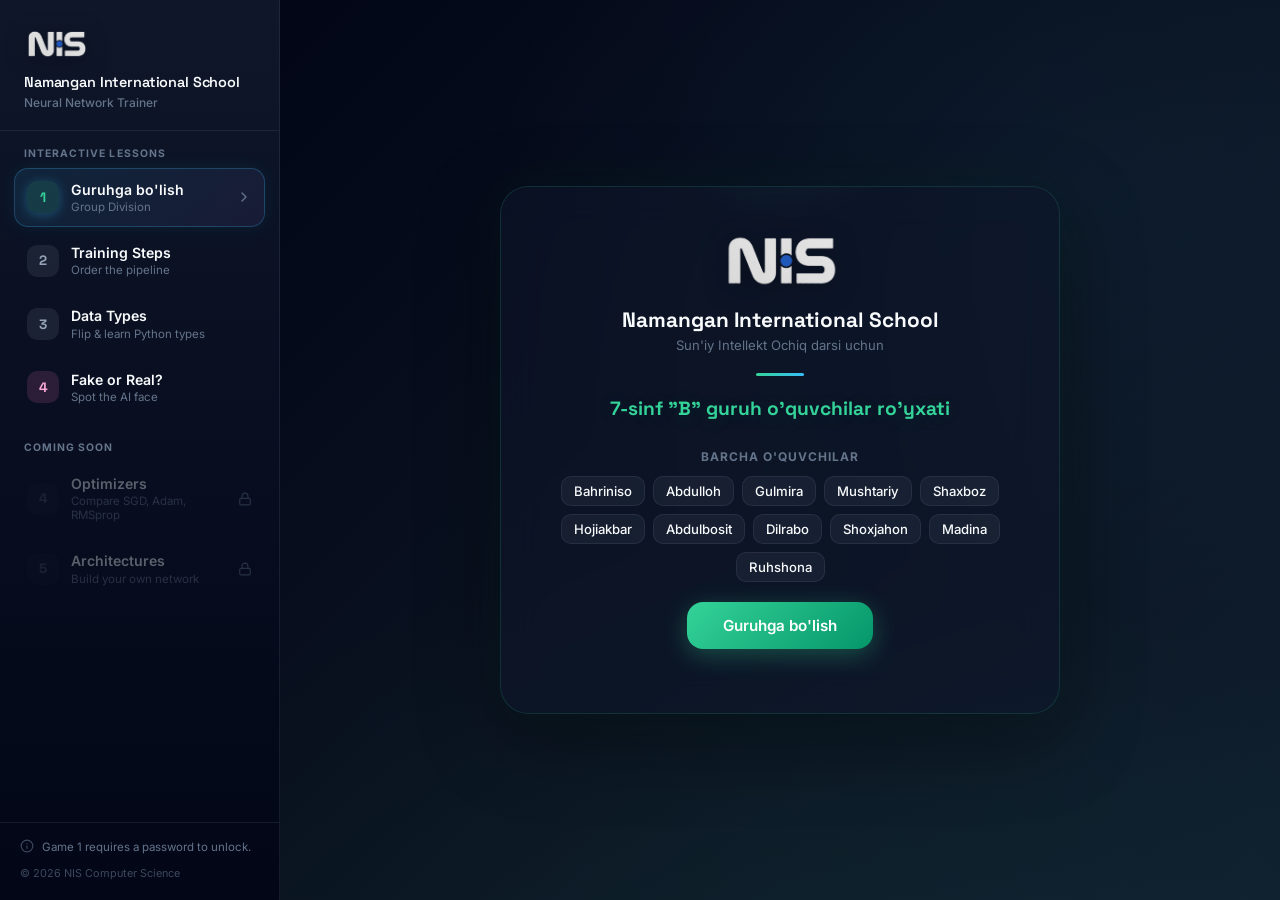
<file: index.html>
<!DOCTYPE html>
<html lang="en">
<head>
<meta charset="UTF-8">
<meta name="viewport" content="width=device-width, initial-scale=1.0">
<title>NIS — Neural Network Trainer</title>
<link rel="preconnect" href="https://fonts.googleapis.com">
<link rel="preconnect" href="https://fonts.gstatic.com" crossorigin>
<link href="https://fonts.googleapis.com/css2?family=Inter:wght@400;500;600;700&family=Space+Grotesk:wght@500;600;700&display=swap" rel="stylesheet">
<link rel="stylesheet" href="style.css">
</head>
<body>

<button id="menuToggle" onclick="document.getElementById('sidebar').classList.toggle('open')" aria-label="Toggle menu">
  <svg width="20" height="20" viewBox="0 0 24 24" fill="none" stroke="currentColor" stroke-width="2" stroke-linecap="round" stroke-linejoin="round"><line x1="3" y1="12" x2="21" y2="12"></line><line x1="3" y1="6" x2="21" y2="6"></line><line x1="3" y1="18" x2="21" y2="18"></line></svg>
</button>

<!-- ══ SIDEBAR ══ -->
<aside id="sidebar">
  <div class="sb-header">
    <div class="sb-logo-wrap">
      <img src="nis_logo.png" alt="NIS" class="sb-logo-img">
    </div>
    <div class="sb-school-name">Namangan International School</div>
    <div class="sb-app-tag">Neural Network Trainer</div>
  </div>

  <nav class="sb-nav">
    <div class="sb-section">Interactive Lessons</div>

    <button class="game-item active" id="nav1" onclick="switchGame(1)">
      <div class="gnum" style="background:rgba(52,211,153,.15);color:#34d399;">1</div>
      <div class="g-info">
        <div class="g-title">Guruhga bo'lish</div>
        <div class="g-sub">Group Division</div>
      </div>
      <svg class="g-arrow" width="16" height="16" viewBox="0 0 24 24" fill="none" stroke="currentColor" stroke-width="2" stroke-linecap="round" stroke-linejoin="round"><polyline points="9 18 15 12 9 6"></polyline></svg>
    </button>

    <button class="game-item" id="nav2" onclick="switchGame(2)">
      <div class="gnum">2</div>
      <div class="g-info">
        <div class="g-title">Training Steps</div>
        <div class="g-sub">Order the pipeline</div>
      </div>
      <svg class="g-arrow" width="16" height="16" viewBox="0 0 24 24" fill="none" stroke="currentColor" stroke-width="2" stroke-linecap="round" stroke-linejoin="round"><polyline points="9 18 15 12 9 6"></polyline></svg>
    </button>

    <button class="game-item" id="nav3" onclick="switchGame(3)">
      <div class="gnum">3</div>
      <div class="g-info">
        <div class="g-title">Data Types</div>
        <div class="g-sub">Flip & learn Python types</div>
      </div>
      <svg class="g-arrow" width="16" height="16" viewBox="0 0 24 24" fill="none" stroke="currentColor" stroke-width="2" stroke-linecap="round" stroke-linejoin="round"><polyline points="9 18 15 12 9 6"></polyline></svg>
    </button>

    <button class="game-item" id="nav4" onclick="switchGame(4)">
      <div class="gnum" style="background:rgba(244,114,182,.15);color:#f9a8d4;">4</div>
      <div class="g-info">
        <div class="g-title">Fake or Real?</div>
        <div class="g-sub">Spot the AI face</div>
      </div>
      <svg class="g-arrow" width="16" height="16" viewBox="0 0 24 24" fill="none" stroke="currentColor" stroke-width="2" stroke-linecap="round" stroke-linejoin="round"><polyline points="9 18 15 12 9 6"></polyline></svg>
    </button>

    <div class="sb-section" style="margin-top:24px;">Coming Soon</div>

    <button class="game-item locked" disabled>
      <div class="gnum" style="opacity:.4;">4</div>
      <div class="g-info">
        <div class="g-title">Optimizers</div>
        <div class="g-sub">Compare SGD, Adam, RMSprop</div>
      </div>
      <svg class="g-lock" width="14" height="14" viewBox="0 0 24 24" fill="none" stroke="currentColor" stroke-width="2" stroke-linecap="round" stroke-linejoin="round"><rect x="3" y="11" width="18" height="11" rx="2" ry="2"></rect><path d="M7 11V7a5 5 0 0 1 10 0v4"></path></svg>
    </button>

    <button class="game-item locked" disabled>
      <div class="gnum" style="opacity:.4;">5</div>
      <div class="g-info">
        <div class="g-title">Architectures</div>
        <div class="g-sub">Build your own network</div>
      </div>
      <svg class="g-lock" width="14" height="14" viewBox="0 0 24 24" fill="none" stroke="currentColor" stroke-width="2" stroke-linecap="round" stroke-linejoin="round"><rect x="3" y="11" width="18" height="11" rx="2" ry="2"></rect><path d="M7 11V7a5 5 0 0 1 10 0v4"></path></svg>
    </button>
  </nav>

  <div class="sb-footer">
    <div class="sb-hint">
      <svg width="14" height="14" viewBox="0 0 24 24" fill="none" stroke="currentColor" stroke-width="2" stroke-linecap="round" stroke-linejoin="round" style="opacity:.6;"><circle cx="12" cy="12" r="10"></circle><line x1="12" y1="16" x2="12" y2="12"></line><line x1="12" y1="8" x2="12.01" y2="8"></line></svg>
      Game 1 requires a password to unlock.
    </div>
    <div class="sb-copy">© 2026 NIS Computer Science</div>
  </div>
</aside>

<!-- ══ GAME AREA ══ -->
<div id="gameArea">

  <!-- ── GAME 1: GURUHGA BO'LISH ── -->
  <div id="g1" class="gscreen active">
    <div class="g1-bg"></div>
    <div class="g1-wrap">
      <div class="g1-card">
        <div class="g1-card-glow"></div>
        <img src="nis_logo.png" class="g1-logo" alt="NIS Logo">
        <div class="g1-school">Namangan International School</div>
        <div class="g1-sub">Sun'iy Intellekt Ochiq darsi uchun</div>
        <div class="g1-divider"></div>
        <div class="g1-title">7-sinf "B" guruh o'quvchilar ro'yxati</div>

        <div class="g1-pool" id="g1Pool">
          <div class="g1-pool-label">Barcha o'quvchilar</div>
          <div class="g1-students" id="g1Students">
            <span>Bahriniso</span>
            <span>Abdulloh</span>
            <span>Gulmira</span>
            <span>Mushtariy</span>
            <span>Shaxboz</span>
            <span>Hojiakbar</span>
            <span>Abdulbosit</span>
            <span>Dilrabo</span>
            <span>Shoxjahon</span>
            <span>Madina</span>
            <span>Ruhshona</span>
          </div>
        </div>

        <button class="g1-shuffle-btn" id="g1ShuffleBtn" onclick="shuffleTeams()">Guruhga bo'lish</button>

        <div class="g1-results" id="g1Results">
          <div class="g1-result-team">
            <div class="g1-result-label g1-team-a">A guruhi</div>
            <div class="g1-result-names" id="g1TeamA"></div>
          </div>
          <div class="g1-result-team">
            <div class="g1-result-label g1-team-b">B guruhi</div>
            <div class="g1-result-names" id="g1TeamB"></div>
          </div>
        </div>
      </div>
    </div>
  </div><!-- /g1 -->

  <!-- ── GAME 1: TRAINING STEPS ── -->
  <div id="g2" class="gscreen">
    <canvas id="bgCanvas"></canvas>

    <!-- Lock Overlay -->
    <div id="lockOverlay">
      <div class="lock-card">
        <div class="lock-icon-wrap">
          <svg width="32" height="32" viewBox="0 0 24 24" fill="none" stroke="currentColor" stroke-width="2" stroke-linecap="round" stroke-linejoin="round"><rect x="3" y="11" width="18" height="11" rx="2" ry="2"></rect><path d="M7 11V7a5 5 0 0 1 10 0v4"></path></svg>
        </div>
        <h2 class="lock-title">Training Steps</h2>
        <p class="lock-desc">Enter the password to begin the lesson</p>
        <div class="lock-input-wrap">
          <input type="password" id="passInput" placeholder="Password" autocomplete="off">
          <button id="unlockBtn" onclick="tryUnlock()">Unlock</button>
        </div>
        <div id="passErr">Incorrect password. Try again.</div>
      </div>
    </div>

    <!-- Banner -->
    <div class="nis-banner">
      <img src="nis_logo.png" alt="NIS Logo">
      <div class="nis-banner-text">Namangan International School</div>
      <div class="nis-banner-sub">Sun'iy Intellekt Ochiq darsi uchun</div>
    </div>

    <!-- Header -->
    <div class="game-header">
      <div class="gh-left">
        <span class="gh-badge">Game 1</span>
        <h1 class="gh-title">Training Steps</h1>
      </div>
      <div class="gh-hint">
        <svg width="16" height="16" viewBox="0 0 24 24" fill="none" stroke="currentColor" stroke-width="2" stroke-linecap="round" stroke-linejoin="round"><circle cx="12" cy="12" r="10"></circle><line x1="12" y1="16" x2="12" y2="12"></line><line x1="12" y1="8" x2="12.01" y2="8"></line></svg>
        Drag cards into the numbered slots, then check your answer
      </div>
    </div>

    <!-- Tray -->
    <div id="tray">
      <div class="tray-ghost" data-i="0"></div>
      <div class="tray-ghost" data-i="1"></div>
      <div class="tray-ghost" data-i="2"></div>
      <div class="tray-ghost" data-i="3"></div>
      <div class="tray-ghost" data-i="4"></div>
    </div>

    <!-- Slots -->
    <div id="slotsBar"></div>

    <!-- Controls -->
    <div class="controls">
      <button id="checkBtn">Check Order</button>
      <div id="toast"></div>
    </div>

    <!-- Success Overlay -->
    <div id="successOverlay">
      <div class="success-card">
        <div class="success-emoji">🎉</div>
        <h2 class="success-title">Model Training Complete!</h2>
        <p class="success-desc">You ordered the steps correctly. Watch the model learn.</p>

        <div class="pills" id="pillsBar"></div>

        <div class="metrics">
          <div class="metric">
            <div class="metric-label">Epoch</div>
            <div class="metric-value" id="epNum">0</div>
          </div>
          <div class="metric">
            <div class="metric-label">Accuracy</div>
            <div class="metric-value" id="accNum">0%</div>
          </div>
        </div>

        <div class="charts">
          <div class="chart-wrap">
            <div class="chart-label">Loss</div>
            <canvas id="lossC" width="320" height="160"></canvas>
          </div>
          <div class="chart-wrap">
            <div class="chart-label">Accuracy</div>
            <canvas id="accC" width="320" height="160"></canvas>
          </div>
        </div>

        <button class="btn-again" id="btnAgain">↺ Play Again</button>
      </div>
    </div>
  </div><!-- /g2 -->


  <!-- ── GAME 2: DATA TYPES ── -->
  <div id="g3" class="gscreen">
    <div class="game-header">
      <div class="gh-left">
        <span class="gh-badge" style="background:rgba(244,114,182,.15);color:#f9a8d4;">Game 2</span>
        <h1 class="gh-title">Data Types</h1>
      </div>
      <div class="gh-hint">
        <svg width="16" height="16" viewBox="0 0 24 24" fill="none" stroke="currentColor" stroke-width="2" stroke-linecap="round" stroke-linejoin="round"><circle cx="12" cy="12" r="10"></circle><line x1="12" y1="16" x2="12" y2="12"></line><line x1="12" y1="8" x2="12.01" y2="8"></line></svg>
        Click a card to reveal its Python type
      </div>
    </div>

    <div class="nis-banner" style="top:100px;">
      <img src="nis_logo.png" alt="NIS Logo">
      <div class="nis-banner-text">Namangan International School</div>
    </div>

    <div class="dc-grid">
      <div class="dc" style="--r:59;--g:130;--b:246" onclick="this.classList.toggle('flipped')">
        <div class="dc-inner">
          <div class="dc-front"><span class="dc-icon">?</span></div>
          <div class="dc-back">
            <div class="dc-back-top">
              <div class="dc-name">Integer</div>
              <div class="dc-pytype">int</div>
            </div>
          </div>
        </div>
      </div>

      <div class="dc" style="--r:16;--g:185;--b:129" onclick="this.classList.toggle('flipped')">
        <div class="dc-inner">
          <div class="dc-front"><span class="dc-icon">?</span></div>
          <div class="dc-back">
            <div class="dc-back-top">
              <div class="dc-name">String</div>
              <div class="dc-pytype">str</div>
            </div>
          </div>
        </div>
      </div>

      <div class="dc" style="--r:245;--g:158;--b:11" onclick="this.classList.toggle('flipped')">
        <div class="dc-inner">
          <div class="dc-front"><span class="dc-icon">?</span></div>
          <div class="dc-back">
            <div class="dc-back-top">
              <div class="dc-name">Float</div>
              <div class="dc-pytype">float</div>
            </div>
          </div>
        </div>
      </div>

      <div class="dc" style="--r:139;--g:92;--b:246" onclick="this.classList.toggle('flipped')">
        <div class="dc-inner">
          <div class="dc-front"><span class="dc-icon">?</span></div>
          <div class="dc-back">
            <div class="dc-back-top">
              <div class="dc-name">Dictionary</div>
              <div class="dc-pytype">dict</div>
            </div>
          </div>
        </div>
      </div>

      <div class="dc" style="--r:236;--g:72;--b:153" onclick="this.classList.toggle('flipped')">
        <div class="dc-inner">
          <div class="dc-front"><span class="dc-icon">?</span></div>
          <div class="dc-back">
            <div class="dc-back-top">
              <div class="dc-name">Complex</div>
              <div class="dc-pytype">complex</div>
            </div>
          </div>
        </div>
      </div>

      <div class="dc" style="--r:107;--g:114;--b:128" onclick="this.classList.toggle('flipped')">
        <div class="dc-inner">
          <div class="dc-front"><span class="dc-icon">?</span></div>
          <div class="dc-back">
            <div class="dc-back-top">
              <div class="dc-name">None</div>
              <div class="dc-pytype">NoneType</div>
            </div>
          </div>
        </div>
      </div>

      <div class="dc" style="--r:239;--g:68;--b:68" onclick="this.classList.toggle('flipped')">
        <div class="dc-inner">
          <div class="dc-front"><span class="dc-icon">?</span></div>
          <div class="dc-back">
            <div class="dc-back-top">
              <div class="dc-name">List</div>
              <div class="dc-pytype">list</div>
            </div>
          </div>
        </div>
      </div>

      <div class="dc" style="--r:249;--g:115;--b:22" onclick="this.classList.toggle('flipped')">
        <div class="dc-inner">
          <div class="dc-front"><span class="dc-icon">?</span></div>
          <div class="dc-back">
            <div class="dc-back-top">
              <div class="dc-name">Tuple</div>
              <div class="dc-pytype">tuple</div>
            </div>
          </div>
        </div>
      </div>

      <div class="dc" style="--r:6;--g:182;--b:212" onclick="this.classList.toggle('flipped')">
        <div class="dc-inner">
          <div class="dc-front"><span class="dc-icon">?</span></div>
          <div class="dc-back">
            <div class="dc-back-top">
              <div class="dc-name">Set</div>
              <div class="dc-pytype">set</div>
            </div>
          </div>
        </div>
      </div>

      <div class="dc" style="--r:132;--g:204;--b:16" onclick="this.classList.toggle('flipped')">
        <div class="dc-inner">
          <div class="dc-front"><span class="dc-icon">?</span></div>
          <div class="dc-back">
            <div class="dc-back-top">
              <div class="dc-name">Boolean</div>
              <div class="dc-pytype">bool</div>
            </div>
          </div>
        </div>
      </div>
    </div><!-- /dc-grid -->
  </div><!-- /g3 -->


  <!-- ── GAME 3: FAKE OR REAL ── -->
  <div id="g4" class="gscreen">
    <div class="g3-bg"></div>
    <div class="g3-wrap">
      <div class="g3-card">
        <div class="g3-card-glow"></div>
        <img src="nis_logo.png" class="g3-logo" alt="NIS Logo">
        <div class="g3-school">Namangan International School</div>
        <div class="g3-sub">Sun'iy Intellekt Ochiq darsi uchun</div>
        <div class="g3-divider"></div>
        <div class="g3-emoji">🤔</div>
        <div class="g3-title">Fake or Real?</div>
        <div class="g3-desc">
          AI can now generate faces that look incredibly real.<br>
          Can you spot the difference between a real photo and an AI-generated one?<br>
          Test your skills — look at the eyes, ears, and background carefully!
        </div>
        <a href="https://www.whichfaceisreal.com/index.php" target="_blank" class="g3-btn">
          <span>Launch Challenge</span>
          <svg width="18" height="18" viewBox="0 0 24 24" fill="none" stroke="currentColor" stroke-width="2" stroke-linecap="round" stroke-linejoin="round"><path d="M18 13v6a2 2 0 0 1-2 2H5a2 2 0 0 1-2-2V8a2 2 0 0 1 2-2h6"></path><polyline points="15 3 21 3 21 9"></polyline><line x1="10" y1="14" x2="21" y2="3"></line></svg>
        </a>
      </div>
    </div>
  </div><!-- /g4 -->

</div><!-- /gameArea -->

<div id="confLayer"></div>

<script src="app.js"></script>
</body>
</html>
</file>
<file: style.css>
@import url('https://fonts.googleapis.com/css2?family=Inter:wght@400;500;600;700&family=Space+Grotesk:wght@500;600;700&display=swap');

:root {
  --font-body: 'Inter', system-ui, sans-serif;
  --font-display: 'Space Grotesk', system-ui, sans-serif;

  --bg: #020617;
  --bg-elevated: #0f172a;
  --surface: rgba(15, 23, 42, 0.55);
  --surface-solid: #0f172a;
  --border: rgba(148, 163, 184, 0.12);
  --border-hover: rgba(148, 163, 184, 0.22);

  --primary: #38bdf8;
  --primary-glow: rgba(56, 189, 248, 0.3);
  --violet: #a78bfa;
  --violet-glow: rgba(167, 139, 250, 0.3);
  --pink: #f472b6;
  --pink-glow: rgba(244, 114, 182, 0.3);
  --green: #34d399;
  --green-glow: rgba(52, 211, 153, 0.3);
  --amber: #fbbf24;
  --red: #fb7185;

  --text: #f8fafc;
  --text-secondary: #94a3b8;
  --text-muted: #64748b;
}

* { margin: 0; padding: 0; box-sizing: border-box; }

html { font-family: var(--font-body); }

::-webkit-scrollbar { width: 5px; }
::-webkit-scrollbar-track { background: transparent; }
::-webkit-scrollbar-thumb { background: rgba(148,163,184,0.2); border-radius: 10px; }

body {
  width: 100vw; height: 100vh; overflow: hidden;
  background: var(--bg);
  color: var(--text);
  font-family: var(--font-body);
  user-select: none;
  -webkit-font-smoothing: antialiased;
}

/* ═══════════════════════════════════════
   SIDEBAR
   ═══════════════════════════════════════ */
#sidebar {
  position: fixed; left: 0; top: 0; width: 280px; height: 100vh;
  background: linear-gradient(180deg, rgba(15,23,42,0.98) 0%, rgba(2,6,23,0.98) 100%);
  border-right: 1px solid var(--border);
  display: flex; flex-direction: column;
  z-index: 100;
  backdrop-filter: blur(20px);
}

.sb-header {
  padding: 28px 24px 20px;
  border-bottom: 1px solid var(--border);
}

.sb-logo-wrap {
  width: 64px;
  margin-bottom: 14px;
  display: flex;
  align-items: center;
  justify-content: center;
}

.sb-logo-img {
  width: 64px;
  height: auto;
  object-fit: contain;
  filter: drop-shadow(0 4px 12px rgba(0,0,0,0.3));
}

.sb-school-name {
  font-family: var(--font-display);
  font-size: 0.9rem;
  font-weight: 600;
  color: var(--text);
  letter-spacing: -0.01em;
  line-height: 1.3;
}

.sb-app-tag {
  font-size: 0.75rem;
  color: var(--text-muted);
  margin-top: 3px;
  font-weight: 500;
}

.sb-nav {
  flex: 1;
  padding: 16px 14px;
  overflow-y: auto;
}

.sb-section {
  font-size: 0.65rem;
  font-weight: 700;
  text-transform: uppercase;
  letter-spacing: 0.1em;
  color: var(--text-muted);
  padding: 0 10px;
  margin-bottom: 8px;
}

.game-item {
  display: flex; align-items: center; gap: 12px;
  width: 100%; padding: 12px;
  border-radius: 14px;
  border: 1px solid transparent;
  background: transparent;
  color: var(--text);
  cursor: pointer;
  transition: all 0.25s cubic-bezier(0.4,0,0.2,1);
  margin-bottom: 4px;
  text-align: left;
  font-family: inherit;
}

.game-item:hover {
  background: rgba(148,163,184,0.06);
  border-color: var(--border-hover);
}

.game-item.active {
  background: linear-gradient(135deg, rgba(56,189,248,0.1), rgba(167,139,250,0.08));
  border-color: rgba(56,189,248,0.25);
  box-shadow: 0 0 20px rgba(56,189,248,0.08);
}

.game-item.locked {
  opacity: 0.35;
  pointer-events: none;
  cursor: not-allowed;
}

.gnum {
  width: 32px; height: 32px;
  border-radius: 10px;
  background: rgba(148,163,184,0.12);
  color: var(--text-secondary);
  font-family: var(--font-display);
  font-size: 0.85rem;
  font-weight: 700;
  display: flex; align-items: center; justify-content: center;
  flex-shrink: 0;
  transition: all 0.25s;
}

.game-item.active .gnum {
  background: linear-gradient(135deg, var(--primary), var(--violet));
  color: #fff;
  box-shadow: 0 2px 12px rgba(56,189,248,0.3);
}

.g-info { flex: 1; min-width: 0; }

.g-title {
  font-size: 0.88rem;
  font-weight: 600;
  color: var(--text);
  line-height: 1.3;
}

.g-sub {
  font-size: 0.72rem;
  color: var(--text-muted);
  margin-top: 1px;
}

.g-arrow, .g-lock {
  color: var(--text-muted);
  opacity: 0;
  transition: opacity 0.2s;
  flex-shrink: 0;
}

.game-item:hover .g-arrow,
.game-item.active .g-arrow {
  opacity: 1;
}

.game-item.locked .g-lock {
  opacity: 1;
}

.sb-footer {
  padding: 16px 20px 20px;
  border-top: 1px solid var(--border);
  margin-top: auto;
}

.sb-hint {
  display: flex; align-items: flex-start; gap: 8px;
  font-size: 0.72rem;
  color: var(--text-muted);
  line-height: 1.5;
  margin-bottom: 10px;
}

.sb-copy {
  font-size: 0.68rem;
  color: var(--text-muted);
  opacity: 0.6;
}

/* ═══════════════════════════════════════
   GAME AREA
   ═══════════════════════════════════════ */
#gameArea {
  position: absolute;
  left: 280px; top: 0; right: 0; bottom: 0;
  overflow: hidden;
}

.gscreen {
  position: absolute;
  inset: 0;
  display: none;
  opacity: 0;
  transform: translateY(8px);
  transition: opacity 0.35s ease, transform 0.35s ease;
}

.gscreen.active {
  display: block;
  opacity: 1;
  transform: translateY(0);
}

/* ── Neural Background ── */
#bgCanvas {
  position: absolute;
  top: 360px;
  left: 50%;
  transform: translateX(-50%);
  width: min(95%, 1100px);
  height: 200px;
  z-index: 0;
  opacity: 0.45;
  pointer-events: none;
}

/* ── Mobile Toggle ── */
#menuToggle {
  display: none;
  position: fixed; top: 16px; left: 16px; z-index: 200;
  width: 42px; height: 42px; border-radius: 12px;
  background: var(--surface-solid);
  border: 1px solid var(--border);
  color: var(--text);
  align-items: center; justify-content: center;
  cursor: pointer;
  backdrop-filter: blur(16px);
  box-shadow: 0 8px 32px rgba(0,0,0,0.4);
  transition: all 0.25s;
}
#menuToggle:hover {
  border-color: var(--border-hover);
  transform: scale(1.05);
}

/* ═══════════════════════════════════════
   BANNER
   ═══════════════════════════════════════ */
.nis-banner {
  position: absolute; top: 90px; left: 0; right: 0;
  display: flex; flex-direction: column; align-items: center; gap: 6px;
  z-index: 1; pointer-events: none;
}

.nis-banner img {
  height: 60px; width: auto;
  border-radius: 12px;
  opacity: 0.9;
  filter: drop-shadow(0 4px 12px rgba(0,0,0,0.3));
}

.nis-banner-text {
  font-family: var(--font-display);
  font-size: 1.5rem;
  font-weight: 700;
  color: var(--text);
  letter-spacing: -0.02em;
  text-shadow: 0 2px 10px rgba(0,0,0,0.3);
}

.nis-banner-sub {
  font-size: 0.85rem;
  color: var(--text-secondary);
  font-weight: 500;
}

/* ═══════════════════════════════════════
   GAME HEADER
   ═══════════════════════════════════════ */
.game-header {
  position: absolute; top: 0; left: 0; right: 0;
  height: 64px;
  display: flex; align-items: center; justify-content: space-between;
  padding: 0 28px;
  background: linear-gradient(180deg, rgba(2,6,23,0.9) 0%, rgba(2,6,23,0.4) 100%);
  border-bottom: 1px solid var(--border);
  z-index: 2;
  backdrop-filter: blur(12px);
}

.gh-left {
  display: flex; align-items: center; gap: 14px;
}

.gh-badge {
  font-size: 0.65rem;
  font-weight: 700;
  text-transform: uppercase;
  letter-spacing: 0.08em;
  padding: 5px 10px;
  border-radius: 8px;
  background: rgba(56,189,248,0.12);
  color: var(--primary);
  border: 1px solid rgba(56,189,248,0.18);
}

.gh-title {
  font-family: var(--font-display);
  font-size: 1.15rem;
  font-weight: 700;
  color: var(--text);
  letter-spacing: -0.01em;
}

.gh-hint {
  display: flex; align-items: center; gap: 8px;
  font-size: 0.8rem;
  color: var(--text-muted);
}

/* ═══════════════════════════════════════
   LOCK OVERLAY
   ═══════════════════════════════════════ */
#lockOverlay {
  position: absolute; inset: 0;
  background: rgba(2,6,23,0.85);
  backdrop-filter: blur(20px);
  z-index: 50;
  display: flex; align-items: center; justify-content: center;
  transition: opacity 0.4s ease, visibility 0.4s;
}

#lockOverlay.unlocking {
  opacity: 0;
  visibility: hidden;
  pointer-events: none;
}

.lock-card {
  background: var(--surface);
  border: 1px solid var(--border);
  border-radius: 24px;
  padding: 40px 36px;
  width: 380px;
  text-align: center;
  backdrop-filter: blur(20px);
  box-shadow: 0 24px 80px rgba(0,0,0,0.4), inset 0 1px 0 rgba(255,255,255,0.05);
  animation: cardPop 0.5s cubic-bezier(0.34,1.56,0.64,1);
}

@keyframes cardPop {
  from { opacity: 0; transform: scale(0.92) translateY(20px); }
  to { opacity: 1; transform: scale(1) translateY(0); }
}

.lock-icon-wrap {
  width: 64px; height: 64px;
  border-radius: 20px;
  background: linear-gradient(135deg, rgba(56,189,248,0.15), rgba(167,139,250,0.15));
  border: 1px solid rgba(56,189,248,0.2);
  display: flex; align-items: center; justify-content: center;
  margin: 0 auto 20px;
  color: var(--primary);
  box-shadow: 0 4px 20px rgba(56,189,248,0.15);
  animation: lockPulse 2s ease-in-out infinite;
}

@keyframes lockPulse {
  0%, 100% { box-shadow: 0 4px 20px rgba(56,189,248,0.15); }
  50% { box-shadow: 0 4px 30px rgba(56,189,248,0.3); }
}

.lock-title {
  font-family: var(--font-display);
  font-size: 1.4rem;
  font-weight: 700;
  color: var(--text);
  margin-bottom: 6px;
}

.lock-desc {
  font-size: 0.85rem;
  color: var(--text-muted);
  margin-bottom: 24px;
}

.lock-input-wrap {
  display: flex; gap: 10px;
}

#passInput {
  flex: 1;
  height: 48px;
  padding: 0 16px;
  border-radius: 14px;
  border: 1px solid var(--border);
  background: rgba(15,23,42,0.6);
  color: var(--text);
  font-size: 0.9rem;
  font-family: inherit;
  outline: none;
  transition: all 0.2s;
}
#passInput:focus {
  border-color: var(--primary);
  box-shadow: 0 0 0 3px rgba(56,189,248,0.15);
}
#passInput.shake {
  animation: shake 0.4s ease-in-out;
  border-color: var(--red);
}

@keyframes shake {
  0%, 100% { transform: translateX(0); }
  20% { transform: translateX(-8px); }
  40% { transform: translateX(8px); }
  60% { transform: translateX(-5px); }
  80% { transform: translateX(5px); }
}

#unlockBtn {
  height: 48px;
  padding: 0 22px;
  border-radius: 14px;
  border: none;
  background: linear-gradient(135deg, var(--primary), var(--violet));
  color: #fff;
  font-family: inherit;
  font-size: 0.85rem;
  font-weight: 600;
  cursor: pointer;
  transition: all 0.2s;
  box-shadow: 0 4px 16px rgba(56,189,248,0.25);
}
#unlockBtn:hover {
  transform: translateY(-1px);
  box-shadow: 0 6px 24px rgba(56,189,248,0.35);
}

#passErr {
  font-size: 0.78rem;
  color: var(--red);
  margin-top: 12px;
  opacity: 0;
  transition: opacity 0.2s;
}
#passErr.show { opacity: 1; }

/* ═══════════════════════════════════════
   TRAY & CHIPS
   ═══════════════════════════════════════ */
#tray {
  position: absolute; top: 230px; left: 50%;
  transform: translateX(-50%);
  display: flex; gap: 16px;
  z-index: 1;
  padding: 14px;
  background: var(--surface);
  border: 1px solid var(--border);
  border-radius: 20px;
  backdrop-filter: blur(12px);
}

.tray-ghost {
  width: 152px; height: 104px;
  border-radius: 14px;
  border: 1.5px dashed rgba(148,163,184,0.15);
  background: rgba(148,163,184,0.03);
  transition: all 0.2s;
}

.chip {
  position: absolute;
  width: 152px;
  height: 104px;
  padding: 14px;
  border-radius: 14px;
  background: linear-gradient(145deg, rgba(30,41,59,0.95), rgba(15,23,42,0.98));
  border: 1px solid rgba(148,163,184,0.12);
  border-left: 3px solid var(--c, var(--primary));
  cursor: grab;
  display: flex; flex-direction: column; justify-content: center; gap: 4px;
  box-shadow: 0 4px 16px rgba(0,0,0,0.3), inset 0 1px 0 rgba(255,255,255,0.04);
  transition: transform 0.18s cubic-bezier(0.4,0,0.2,1), box-shadow 0.18s;
  z-index: 10;
  touch-action: none;
}

.chip:active { cursor: grabbing; }

.chip.lifted {
  transform: scale(1.08) rotate(-1deg);
  box-shadow: 0 20px 50px rgba(0,0,0,0.5), 0 0 0 1px rgba(255,255,255,0.06);
  z-index: 200;
}

.chip-emoji {
  font-size: 1.4rem;
  line-height: 1;
}

.chip-title {
  font-family: var(--font-display);
  font-size: 0.82rem;
  font-weight: 600;
  color: var(--text);
  line-height: 1.2;
}

.chip-desc {
  font-size: 0.68rem;
  color: var(--text-muted);
  line-height: 1.3;
}

/* ═══════════════════════════════════════
   SLOTS
   ═══════════════════════════════════════ */
#slotsBar {
  position: absolute;
  bottom: 130px; left: 50%;
  transform: translateX(-50%);
  display: flex; gap: 14px;
  z-index: 1;
}

.slot {
  width: 152px; height: 104px;
  border-radius: 14px;
  border: 1.5px dashed rgba(167,139,250,0.25);
  background: rgba(167,139,250,0.04);
  display: flex; align-items: center; justify-content: center;
  position: relative;
  transition: all 0.25s cubic-bezier(0.4,0,0.2,1);
}

.slot-label {
  font-family: var(--font-display);
  font-size: 1.6rem;
  font-weight: 700;
  color: rgba(167,139,250,0.2);
  transition: all 0.2s;
}

.slot.over {
  border-color: var(--violet);
  background: rgba(167,139,250,0.1);
  box-shadow: 0 0 24px rgba(167,139,250,0.15);
}

.slot.over .slot-label {
  color: rgba(167,139,250,0.4);
}

.slot.filled {
  border-style: solid;
  border-color: rgba(148,163,184,0.15);
  background: transparent;
}

.slot.filled .slot-label {
  opacity: 0;
}

.slot.wrong {
  animation: slotShake 0.5s ease-in-out;
  border-color: var(--red);
  background: rgba(251,113,133,0.08);
}

@keyframes slotShake {
  0%, 100% { transform: translateX(0); }
  15% { transform: translateX(-10px) rotate(-1deg); }
  30% { transform: translateX(10px) rotate(1deg); }
  45% { transform: translateX(-7px); }
  60% { transform: translateX(7px); }
  75% { transform: translateX(-3px); }
}

/* ═══════════════════════════════════════
   CONTROLS & TOAST
   ═══════════════════════════════════════ */
.controls {
  position: absolute;
  bottom: 28px; left: 50%;
  transform: translateX(-50%);
  display: flex; flex-direction: column; align-items: center; gap: 12px;
  z-index: 5;
}

#checkBtn {
  padding: 12px 32px;
  border-radius: 14px;
  border: none;
  background: linear-gradient(135deg, var(--violet), #8b5cf6);
  color: #fff;
  font-family: inherit;
  font-size: 0.9rem;
  font-weight: 600;
  cursor: pointer;
  transition: all 0.25s;
  box-shadow: 0 4px 20px rgba(139,92,246,0.25);
}
#checkBtn:hover {
  transform: translateY(-2px);
  box-shadow: 0 8px 30px rgba(139,92,246,0.35);
}
#checkBtn:active {
  transform: translateY(0);
}

#toast {
  font-size: 0.85rem;
  font-weight: 500;
  padding: 10px 20px;
  border-radius: 12px;
  background: var(--surface-solid);
  border: 1px solid var(--border);
  box-shadow: 0 8px 32px rgba(0,0,0,0.3);
  opacity: 0;
  transform: translateY(8px);
  transition: all 0.3s ease;
  pointer-events: none;
  backdrop-filter: blur(12px);
}

#toast.show {
  opacity: 1;
  transform: translateY(0);
}

#toast.err {
  background: rgba(251,113,133,0.1);
  border-color: rgba(251,113,133,0.25);
  color: var(--red);
}

#toast.ok {
  background: rgba(52,211,153,0.1);
  border-color: rgba(52,211,153,0.25);
  color: var(--green);
}

/* ═══════════════════════════════════════
   SUCCESS OVERLAY
   ═══════════════════════════════════════ */
#successOverlay {
  position: absolute; inset: 0;
  background: rgba(2,6,23,0.88);
  backdrop-filter: blur(24px);
  z-index: 60;
  display: none; align-items: center; justify-content: center;
  opacity: 0;
  transition: opacity 0.4s ease;
}

#successOverlay.show {
  display: flex;
  opacity: 1;
}

.success-card {
  background: var(--surface);
  border: 1px solid var(--border);
  border-radius: 28px;
  padding: 40px 44px;
  width: 720px; max-width: 92vw;
  text-align: center;
  backdrop-filter: blur(20px);
  box-shadow: 0 32px 80px rgba(0,0,0,0.4), inset 0 1px 0 rgba(255,255,255,0.05);
  animation: cardPop 0.5s cubic-bezier(0.34,1.56,0.64,1);
}

.success-emoji {
  font-size: 3rem;
  line-height: 1;
  margin-bottom: 8px;
}

.success-title {
  font-family: var(--font-display);
  font-size: 1.6rem;
  font-weight: 700;
  color: var(--text);
  margin-bottom: 6px;
}

.success-desc {
  font-size: 0.9rem;
  color: var(--text-muted);
  margin-bottom: 28px;
}

.pills {
  display: flex; justify-content: center; gap: 10px;
  margin-bottom: 28px;
  flex-wrap: wrap;
}

.pill {
  display: flex; align-items: center; justify-content: center;
  gap: 8px;
  padding: 8px 16px;
  border-radius: 12px;
  background: rgba(148,163,184,0.08);
  border: 1px solid rgba(148,163,184,0.12);
  font-size: 0.82rem;
  font-weight: 600;
  color: var(--text-secondary);
  transition: all 0.3s ease;
  min-width: 152px;
}

.pill.active {
  background: var(--bgc, rgba(56,189,248,0.15));
  border-color: var(--bc, rgba(56,189,248,0.3));
  color: var(--tc, var(--primary));
  box-shadow: 0 0 16px var(--bgc, rgba(56,189,248,0.1));
}

.metrics {
  display: flex; justify-content: center; gap: 40px;
  margin-bottom: 28px;
}

.metric-label {
  font-size: 0.7rem;
  font-weight: 700;
  text-transform: uppercase;
  letter-spacing: 0.1em;
  color: var(--text-muted);
  margin-bottom: 4px;
}

.metric-value {
  font-family: var(--font-display);
  font-size: 2rem;
  font-weight: 700;
  color: var(--text);
  letter-spacing: -0.02em;
}

.charts {
  display: grid;
  grid-template-columns: 1fr 1fr;
  gap: 20px;
  margin-bottom: 28px;
}

.chart-wrap {
  background: rgba(15,23,42,0.5);
  border: 1px solid var(--border);
  border-radius: 16px;
  padding: 16px;
}

.chart-label {
  font-size: 0.72rem;
  font-weight: 700;
  text-transform: uppercase;
  letter-spacing: 0.08em;
  color: var(--text-muted);
  margin-bottom: 10px;
  text-align: left;
}

.chart-wrap canvas {
  width: 100%; height: 140px;
  border-radius: 8px;
}

.btn-again {
  padding: 12px 28px;
  border-radius: 14px;
  border: 1px solid var(--border);
  background: rgba(148,163,184,0.08);
  color: var(--text);
  font-family: inherit;
  font-size: 0.85rem;
  font-weight: 600;
  cursor: pointer;
  transition: all 0.2s;
}
.btn-again:hover {
  background: rgba(148,163,184,0.15);
  border-color: var(--border-hover);
}

/* ═══════════════════════════════════════
   GAME 1: GURUHGA BO'LISH
   ═══════════════════════════════════════ */
#g1 {
  background: linear-gradient(135deg, var(--bg) 0%, #0a1220 50%, #0f1f2e 100%);
  overflow: hidden;
}

.g1-bg {
  position: absolute; inset: 0;
  background:
    radial-gradient(ellipse 80% 60% at 50% 120%, rgba(52,211,153,0.06), transparent),
    radial-gradient(ellipse 60% 50% at 80% 20%, rgba(56,189,248,0.05), transparent);
  pointer-events: none;
}

.g1-wrap {
  position: absolute; inset: 0;
  display: flex; align-items: center; justify-content: center;
  padding: 24px;
  z-index: 1;
}

.g1-card {
  position: relative;
  background: var(--surface);
  border: 1px solid rgba(52,211,153,0.15);
  border-radius: 28px;
  padding: 44px 48px;
  width: 560px; max-width: 100%;
  text-align: center;
  backdrop-filter: blur(20px);
  box-shadow: 0 24px 80px rgba(0,0,0,0.4), 0 0 60px rgba(52,211,153,0.05);
  overflow: hidden;
  animation: cardPop 0.6s cubic-bezier(0.34,1.56,0.64,1);
}

.g1-card-glow {
  position: absolute;
  top: -50%; left: 50%;
  transform: translateX(-50%);
  width: 300px; height: 300px;
  background: radial-gradient(circle, rgba(52,211,153,0.1), transparent 70%);
  pointer-events: none;
}

.g1-logo {
  width: 120px;
  height: auto;
  border-radius: 12px;
  margin-bottom: 14px;
  filter: drop-shadow(0 4px 12px rgba(0,0,0,0.3));
}

.g1-school {
  font-family: var(--font-display);
  font-size: 1.3rem;
  font-weight: 700;
  color: var(--text);
  margin-bottom: 4px;
}

.g1-sub {
  font-size: 0.82rem;
  color: var(--text-muted);
  margin-bottom: 20px;
}

.g1-divider {
  width: 48px; height: 3px;
  border-radius: 3px;
  background: linear-gradient(90deg, var(--green), var(--primary));
  margin: 0 auto 20px;
}

.g1-title {
  font-family: var(--font-display);
  font-size: 1.2rem;
  font-weight: 700;
  color: var(--green);
  margin-bottom: 28px;
  text-shadow: 0 2px 20px rgba(52,211,153,0.15);
}

.g1-pool {
  margin-bottom: 20px;
}

.g1-pool-label {
  font-size: 0.75rem;
  font-weight: 700;
  text-transform: uppercase;
  letter-spacing: 0.08em;
  color: var(--text-muted);
  margin-bottom: 12px;
}

.g1-students {
  display: flex;
  flex-wrap: wrap;
  justify-content: center;
  gap: 8px;
}

.g1-students span {
  font-size: 0.82rem;
  font-weight: 500;
  color: var(--text);
  padding: 6px 12px;
  border-radius: 10px;
  background: rgba(148,163,184,0.08);
  border: 1px solid var(--border);
  transition: all 0.2s;
}

.g1-students span:hover {
  background: rgba(52,211,153,0.1);
  border-color: rgba(52,211,153,0.25);
}

.g1-shuffle-btn {
  padding: 14px 36px;
  border-radius: 16px;
  border: none;
  background: linear-gradient(135deg, var(--green), #059669);
  color: #fff;
  font-family: inherit;
  font-size: 0.95rem;
  font-weight: 600;
  cursor: pointer;
  transition: all 0.25s;
  box-shadow: 0 6px 24px rgba(52,211,153,0.3);
  margin-bottom: 20px;
}

.g1-shuffle-btn:hover {
  transform: translateY(-2px);
  box-shadow: 0 10px 40px rgba(52,211,153,0.4);
}

.g1-shuffle-btn:disabled {
  opacity: 0.6;
  cursor: wait;
}

.g1-results {
  display: none;
  grid-template-columns: 1fr 1fr;
  gap: 16px;
  text-align: left;
  animation: cardPop 0.5s cubic-bezier(0.34,1.56,0.64,1);
}

.g1-results.show {
  display: grid;
}

.g1-result-team {
  background: rgba(15,23,42,0.5);
  border: 1px solid var(--border);
  border-radius: 18px;
  padding: 18px;
}

.g1-result-label {
  font-family: var(--font-display);
  font-size: 1.1rem;
  font-weight: 700;
  text-align: center;
  padding: 8px;
  border-radius: 12px;
  margin-bottom: 14px;
}

.g1-team-a {
  color: var(--primary);
  background: rgba(56,189,248,0.1);
  border: 1px solid rgba(56,189,248,0.2);
}

.g1-team-b {
  color: var(--pink);
  background: rgba(244,114,182,0.1);
  border: 1px solid rgba(244,114,182,0.2);
}

.g1-result-names {
  display: flex;
  flex-direction: column;
  gap: 6px;
}

.g1-result-names span {
  font-size: 0.85rem;
  color: var(--text-secondary);
  padding: 6px 10px;
  border-radius: 8px;
  background: rgba(148,163,184,0.05);
  border: 1px solid rgba(148,163,184,0.08);
  opacity: 0;
  transform: translateY(6px);
  animation: nameIn 0.35s ease forwards;
}

@keyframes nameIn {
  to { opacity: 1; transform: translateY(0); }
}

@media (max-width: 768px) {
  .g1-card { padding: 32px 24px; }
  .g1-title { font-size: 1.05rem; }
  .g1-results { grid-template-columns: 1fr; }
  .g1-result-team { padding: 14px; }
  .g1-students span { font-size: 0.78rem; padding: 5px 10px; }
}

/* ═══════════════════════════════════════
   GAME 2: DATA TYPES
   ═══════════════════════════════════════ */
#g3 {
  background: linear-gradient(180deg, var(--bg) 0%, #0a0f1e 100%);
}

.dc-grid {
  position: absolute;
  top: 260px; left: 28px; right: 28px; bottom: 40px;
  display: grid;
  grid-template-columns: repeat(5, 1fr);
  grid-template-rows: repeat(2, minmax(0, 1fr));
  gap: 14px;
  max-height: 420px;
  margin: 0 auto;
}

.dc {
  perspective: 1000px;
  cursor: pointer;
}

.dc-inner {
  position: relative;
  width: 100%; height: 100%;
  transform-style: preserve-3d;
  transition: transform 0.6s cubic-bezier(0.4, 0, 0.2, 1);
}

.dc.flipped .dc-inner {
  transform: rotateY(180deg);
}

.dc-front, .dc-back {
  position: absolute; inset: 0;
  backface-visibility: hidden;
  border-radius: 18px;
  display: flex; align-items: center; justify-content: center;
  overflow: hidden;
  transition: all 0.3s ease;
}

.dc-front {
  background: linear-gradient(145deg, rgba(30,41,59,0.9), rgba(15,23,42,0.95));
  border: 1px solid var(--border);
  box-shadow: 0 4px 20px rgba(0,0,0,0.2), inset 0 1px 0 rgba(255,255,255,0.04);
}

.dc:hover .dc-front {
  border-color: var(--border-hover);
  box-shadow: 0 8px 30px rgba(0,0,0,0.3);
  transform: translateY(-2px);
}

.dc-icon {
  font-size: 2.4rem;
  font-weight: 700;
  color: rgba(148,163,184,0.25);
  font-family: var(--font-display);
}

.dc-back {
  transform: rotateY(180deg);
  background: linear-gradient(145deg, rgba(var(--r),var(--g),var(--b),0.18), rgba(var(--r),var(--g),var(--b),0.08));
  border: 1px solid rgba(var(--r),var(--g),var(--b),0.3);
  box-shadow: 0 4px 24px rgba(var(--r),var(--g),var(--b),0.15), inset 0 1px 0 rgba(255,255,255,0.06);
}

.dc-back-top {
  text-align: center;
}

.dc-name {
  font-family: var(--font-display);
  font-size: 1.3rem;
  font-weight: 700;
  color: rgb(var(--r),var(--g),var(--b));
  text-shadow: 0 2px 10px rgba(var(--r),var(--g),var(--b),0.3);
  margin-bottom: 8px;
}

.dc-pytype {
  display: inline-block;
  font-family: 'SF Mono', Monaco, monospace;
  font-size: 0.75rem;
  font-weight: 600;
  padding: 4px 12px;
  border-radius: 8px;
  background: rgba(var(--r),var(--g),var(--b),0.15);
  color: rgba(var(--r),var(--g),var(--b),0.9);
  border: 1px solid rgba(var(--r),var(--g),var(--b),0.2);
}

/* ═══════════════════════════════════════
   GAME 3: FAKE OR REAL
   ═══════════════════════════════════════ */
#g4 {
  background: linear-gradient(135deg, var(--bg) 0%, #0f0a1a 50%, #1a0f2e 100%);
  overflow: hidden;
}

.g3-bg {
  position: absolute; inset: 0;
  background:
    radial-gradient(ellipse 80% 60% at 50% 120%, rgba(244,114,182,0.08), transparent),
    radial-gradient(ellipse 60% 50% at 80% 20%, rgba(167,139,250,0.06), transparent);
  pointer-events: none;
}

.g3-wrap {
  position: absolute; inset: 0;
  display: flex; align-items: center; justify-content: center;
  padding: 24px;
  z-index: 1;
}

.g3-card {
  position: relative;
  background: var(--surface);
  border: 1px solid rgba(244,114,182,0.15);
  border-radius: 28px;
  padding: 48px 44px;
  width: 520px; max-width: 100%;
  text-align: center;
  backdrop-filter: blur(20px);
  box-shadow: 0 24px 80px rgba(0,0,0,0.4), 0 0 60px rgba(244,114,182,0.06);
  overflow: hidden;
  animation: cardPop 0.6s cubic-bezier(0.34,1.56,0.64,1);
}

.g3-card-glow {
  position: absolute;
  top: -50%; left: 50%;
  transform: translateX(-50%);
  width: 300px; height: 300px;
  background: radial-gradient(circle, rgba(244,114,182,0.12), transparent 70%);
  pointer-events: none;
}

.g3-logo {
  width: 120px;
  height: auto;
  border-radius: 12px;
  margin-bottom: 14px;
  filter: drop-shadow(0 4px 12px rgba(0,0,0,0.3));
}

.g3-school {
  font-family: var(--font-display);
  font-size: 1.3rem;
  font-weight: 700;
  color: var(--text);
  margin-bottom: 4px;
}

.g3-sub {
  font-size: 0.82rem;
  color: var(--text-muted);
  margin-bottom: 20px;
}

.g3-divider {
  width: 48px; height: 3px;
  border-radius: 3px;
  background: linear-gradient(90deg, var(--pink), var(--violet));
  margin: 0 auto 20px;
}

.g3-emoji {
  font-size: 3rem;
  line-height: 1;
  margin-bottom: 8px;
}

.g3-title {
  font-family: var(--font-display);
  font-size: 1.8rem;
  font-weight: 700;
  color: var(--pink);
  margin-bottom: 14px;
  text-shadow: 0 2px 20px rgba(244,114,182,0.2);
}

.g3-desc {
  font-size: 0.9rem;
  color: var(--text-secondary);
  line-height: 1.7;
  margin-bottom: 28px;
}

.g3-btn {
  display: inline-flex; align-items: center; gap: 10px;
  padding: 14px 32px;
  border-radius: 16px;
  background: linear-gradient(135deg, var(--pink), #c084fc);
  color: #fff;
  font-family: inherit;
  font-size: 0.92rem;
  font-weight: 600;
  text-decoration: none;
  cursor: pointer;
  transition: all 0.3s ease;
  box-shadow: 0 6px 24px rgba(244,114,182,0.3);
  position: relative;
  overflow: hidden;
}

.g3-btn:hover {
  transform: translateY(-2px);
  box-shadow: 0 10px 40px rgba(244,114,182,0.4);
}

.g3-btn svg {
  transition: transform 0.2s;
}
.g3-btn:hover svg {
  transform: translate(2px, -2px);
}

/* ═══════════════════════════════════════
   CONFETTI
   ═══════════════════════════════════════ */
#confLayer {
  position: fixed; inset: 0;
  pointer-events: none;
  z-index: 500;
}

.cp {
  position: absolute;
  border-radius: 50%;
  animation: cfFall linear forwards;
  filter: drop-shadow(0 0 8px currentColor);
}

@keyframes cfFall {
  0% { transform: translateY(-80px) rotate(0deg) scale(1); opacity: 1; }
  100% { transform: translateY(110vh) rotate(800deg) scale(0.5); opacity: 0; }
}

/* ═══════════════════════════════════════
   RESPONSIVE
   ═══════════════════════════════════════ */
@media (max-width: 1024px) {
  .dc-grid {
    grid-template-columns: repeat(3, 1fr);
    grid-template-rows: repeat(4, minmax(0, 130px));
    top: 230px;
    max-height: none;
  }
  .success-card {
    width: 90vw;
    padding: 32px 24px;
  }
  .charts {
    grid-template-columns: 1fr;
  }
}

@media (max-width: 768px) {
  #menuToggle { display: flex; }
  #sidebar {
    width: 280px;
    transform: translateX(-100%);
    transition: transform 0.4s cubic-bezier(0.4,0,0.2,1);
  }
  #sidebar.open { transform: translateX(0); }
  #gameArea { left: 0; }

  .nis-banner { top: 76px; }
  .nis-banner img { height: 48px; }
  .nis-banner-text { font-size: 1.2rem; }
  .nis-banner-sub { font-size: 0.8rem; }

  .game-header {
    height: 56px;
    padding: 0 16px 0 64px;
  }
  .gh-title { font-size: 1rem; }
  .gh-hint { display: none; }

  #tray {
    top: 170px;
    padding: 10px;
    gap: 10px;
  }
  .tray-ghost { width: 110px; height: 84px; }

  #slotsBar {
    bottom: 96px;
    gap: 10px;
  }
  .slot { width: 110px; height: 84px; }

  .chip {
    width: 110px; height: 84px;
    padding: 10px;
  }
  .chip-emoji { font-size: 1.1rem; }
  .chip-title { font-size: 0.72rem; }

  .dc-grid {
    grid-template-columns: repeat(2, 1fr);
    grid-template-rows: repeat(5, minmax(0, 110px));
    inset: 150px 16px 16px 16px;
    gap: 12px;
    max-height: none;
  }
  #bgCanvas {
    top: 290px;
    left: 50%;
    transform: translateX(-50%);
    width: min(95%, 1100px);
    height: 160px;
  }

  .g3-card { padding: 32px 24px; }
  .g3-title { font-size: 1.5rem; }
  .g3-desc { font-size: 0.85rem; }

  .lock-card { width: 90vw; padding: 32px 24px; }

  .success-card { padding: 28px 20px; }
  .success-title { font-size: 1.3rem; }
  .metrics { gap: 24px; }
  .metric-value { font-size: 1.6rem; }
}

@media (max-width: 480px) {
  #tray { gap: 6px; padding: 8px; }
  .tray-ghost { width: 90px; height: 64px; }
  .chip { width: 90px; min-height: 64px; padding: 8px; }
  .slot { width: 90px; height: 64px; }
  #slotsBar { gap: 6px; bottom: 50px; }
}
</file>
